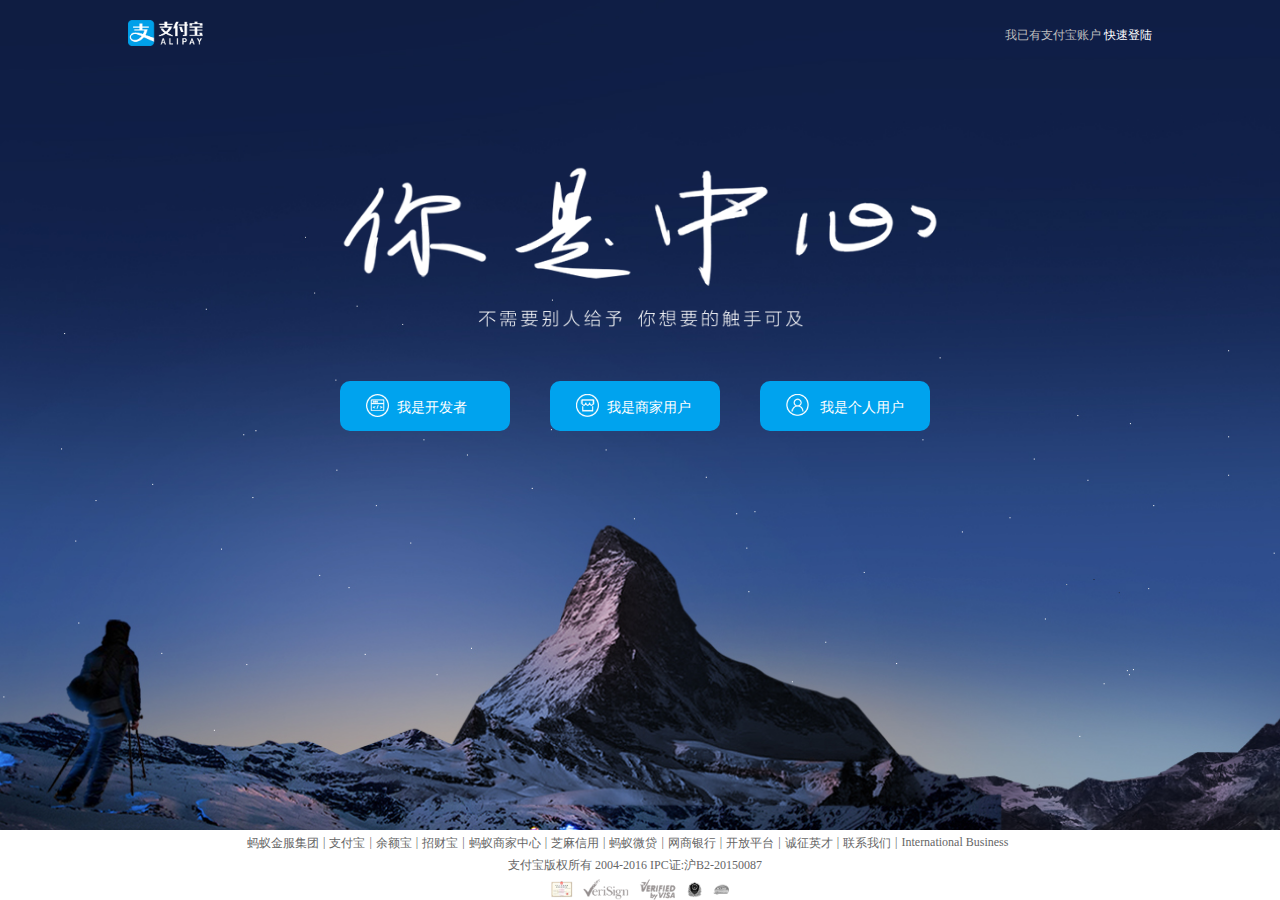
<file: index.html>
<!DOCTYPE html>
<html>
<head lang="en">
    <meta charset="UTF-8">
    <title>支付宝-第八组项目</title>
    <link rel="icon" href="favicon.ico"/>
    <link rel="stylesheet" href="css/reset.css"/>
    <link rel="stylesheet" href="css/index.css"/>
    <script src="js/animate.js"></script>
</head>
<body>
<div class="header">
    <div class="nav clearfix">
        <div class="logo fl"></div>
        <div class="login fr">
            <span>我已有支付宝账户</span>
            <a href="###">快速登陆</a>
        </div>
    </div>
</div>
<div class="content">
    <div class="bg" id="bg">
        <div class="bg1"></div>
        <div class="bg2"></div>
        <div class="bg3"></div>
    </div>
    <div class="linkbox">
        <div class="text"><img src="i/hh/indextext.png" alt="" width = "600"/></div>
        <div class="link">
            <div class="icon001"><a class="icon01" href="../developer/developer.html" target="_blank"><span class="icon1"></span><span
                    class="wenzi">我是开发者</span></a></div>
            <div class="icon002"><a class="icon02" href="../enterprise/enterprise.html" target="_blank"><span class="icon2"></span><span
                    class="wenzi">我是商家用户</span></a></div>
            <div class="icon003"><a class="icon03" href="index-geren.html" target="_blank">
                <psan class="icon3"></psan>
                <span class="wenzi">我是个人用户</span></a></div>
        </div>
    </div>
</div>
<div class="footer">
    <div class="footer00">
        <ul class="footer01 clearfix">
            <li><a href="#">蚂蚁金服集团</a></li>
            <li>|</li>
            <li><a href="#">支付宝</a></li>
            <li>|</li>
            <li><a href="#">余额宝</a></li>
            <li>|</li>
            <li><a href="#">招财宝</a></li>
            <li>|</li>
            <li><a href="#">蚂蚁商家中心</a></li>
            <li>|</li>
            <li><a href="">芝麻信用</a></li>
            <li>|</li>
            <li><a href="#">蚂蚁微贷</a></li>
            <li>|</li>
            <li><a href="#">网商银行</a></li>
            <li>|</li>
            <li><a href="#">开放平台</a></li>
            <li>|</li>
            <li><a href="#">诚征英才</a></li>
            <li>|</li>
            <li><a href="#">联系我们</a></li>
            <li>|</li>
            <li><a href="#">International Business</a></li>
        </ul>
    </div>
    <div class="footer001">
        <span>支付宝版权所有 2004-2016 IPC证:沪B2-20150087</span>
    </div>
    <div class="last">
        <ul>
            <li class="lasted00"></li>
            <li class="lasted01"></li>
            <li class="lasted02"></li>
            <li class="lasted03"></li>
            <li class="lasted04"></li>
        </ul>
    </div>
</div>
<script src="js/index-hh.js"></script>
</body>
</html>
</file>
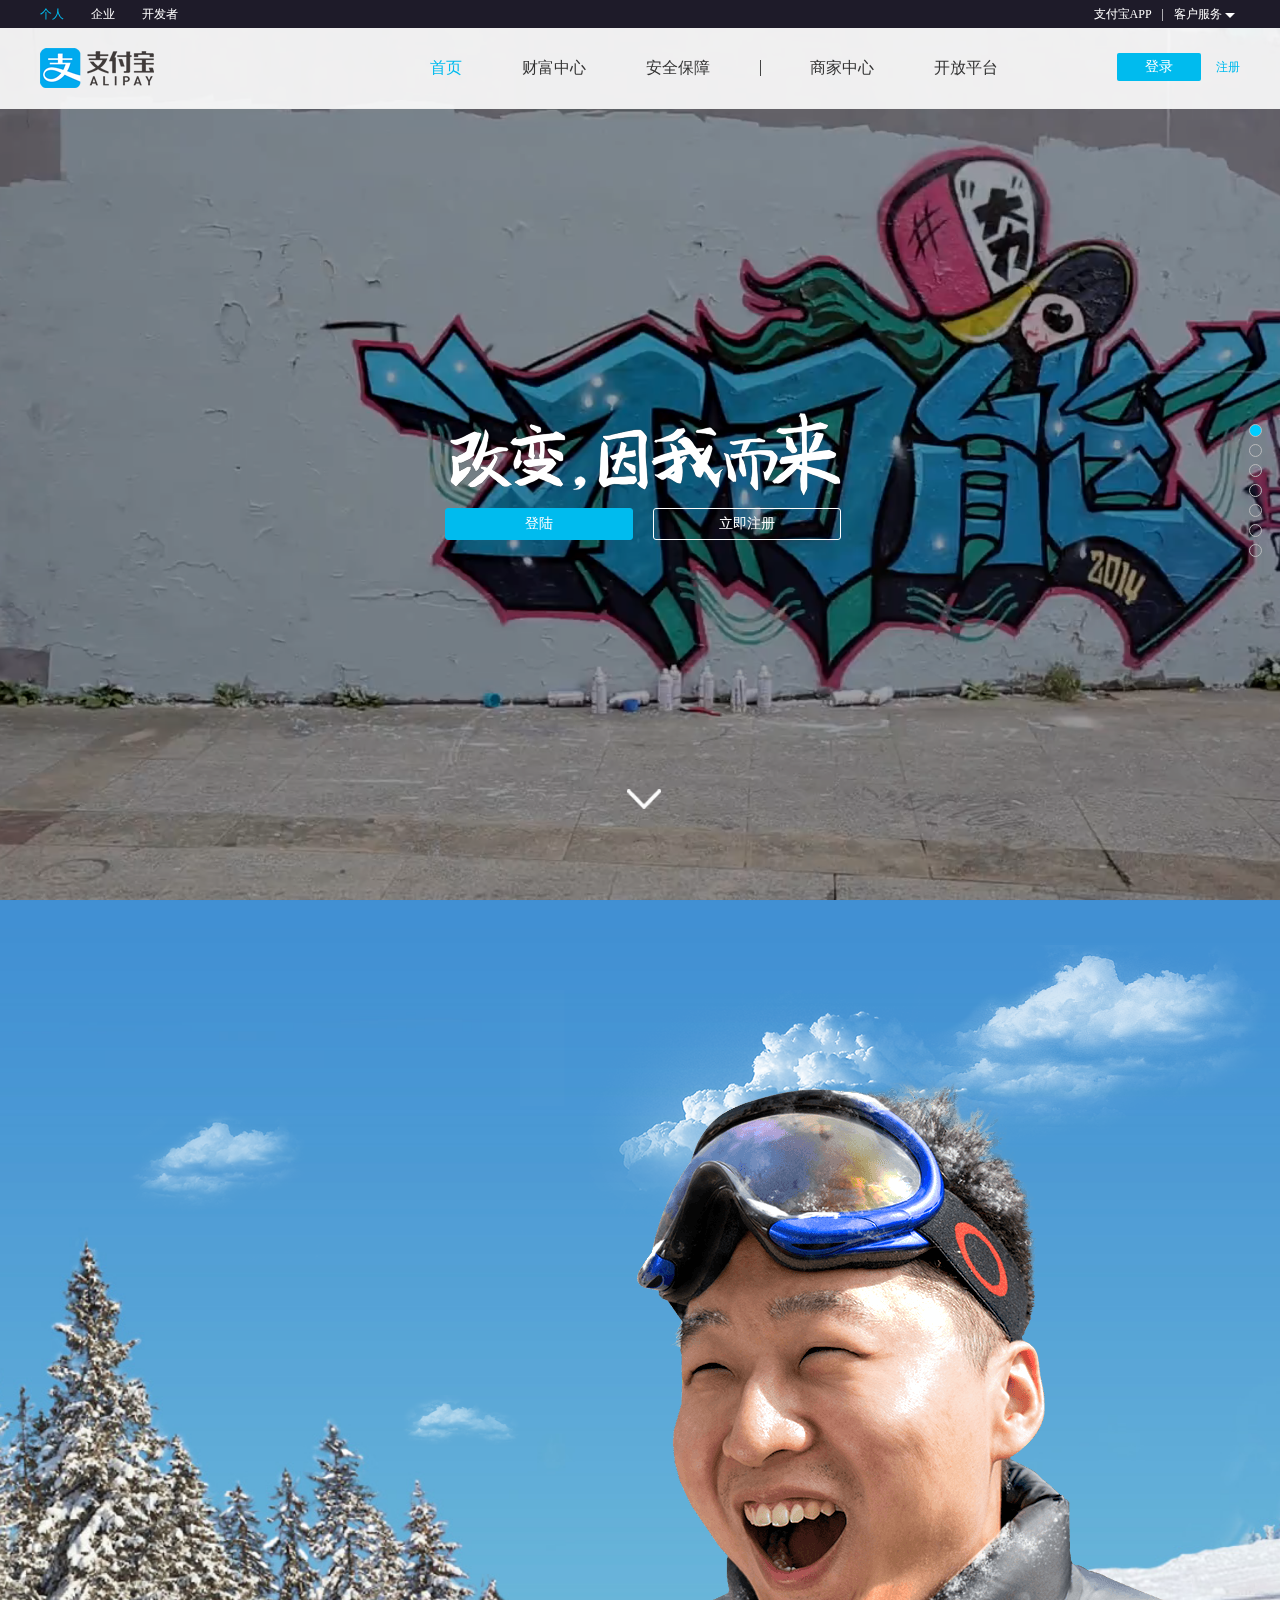
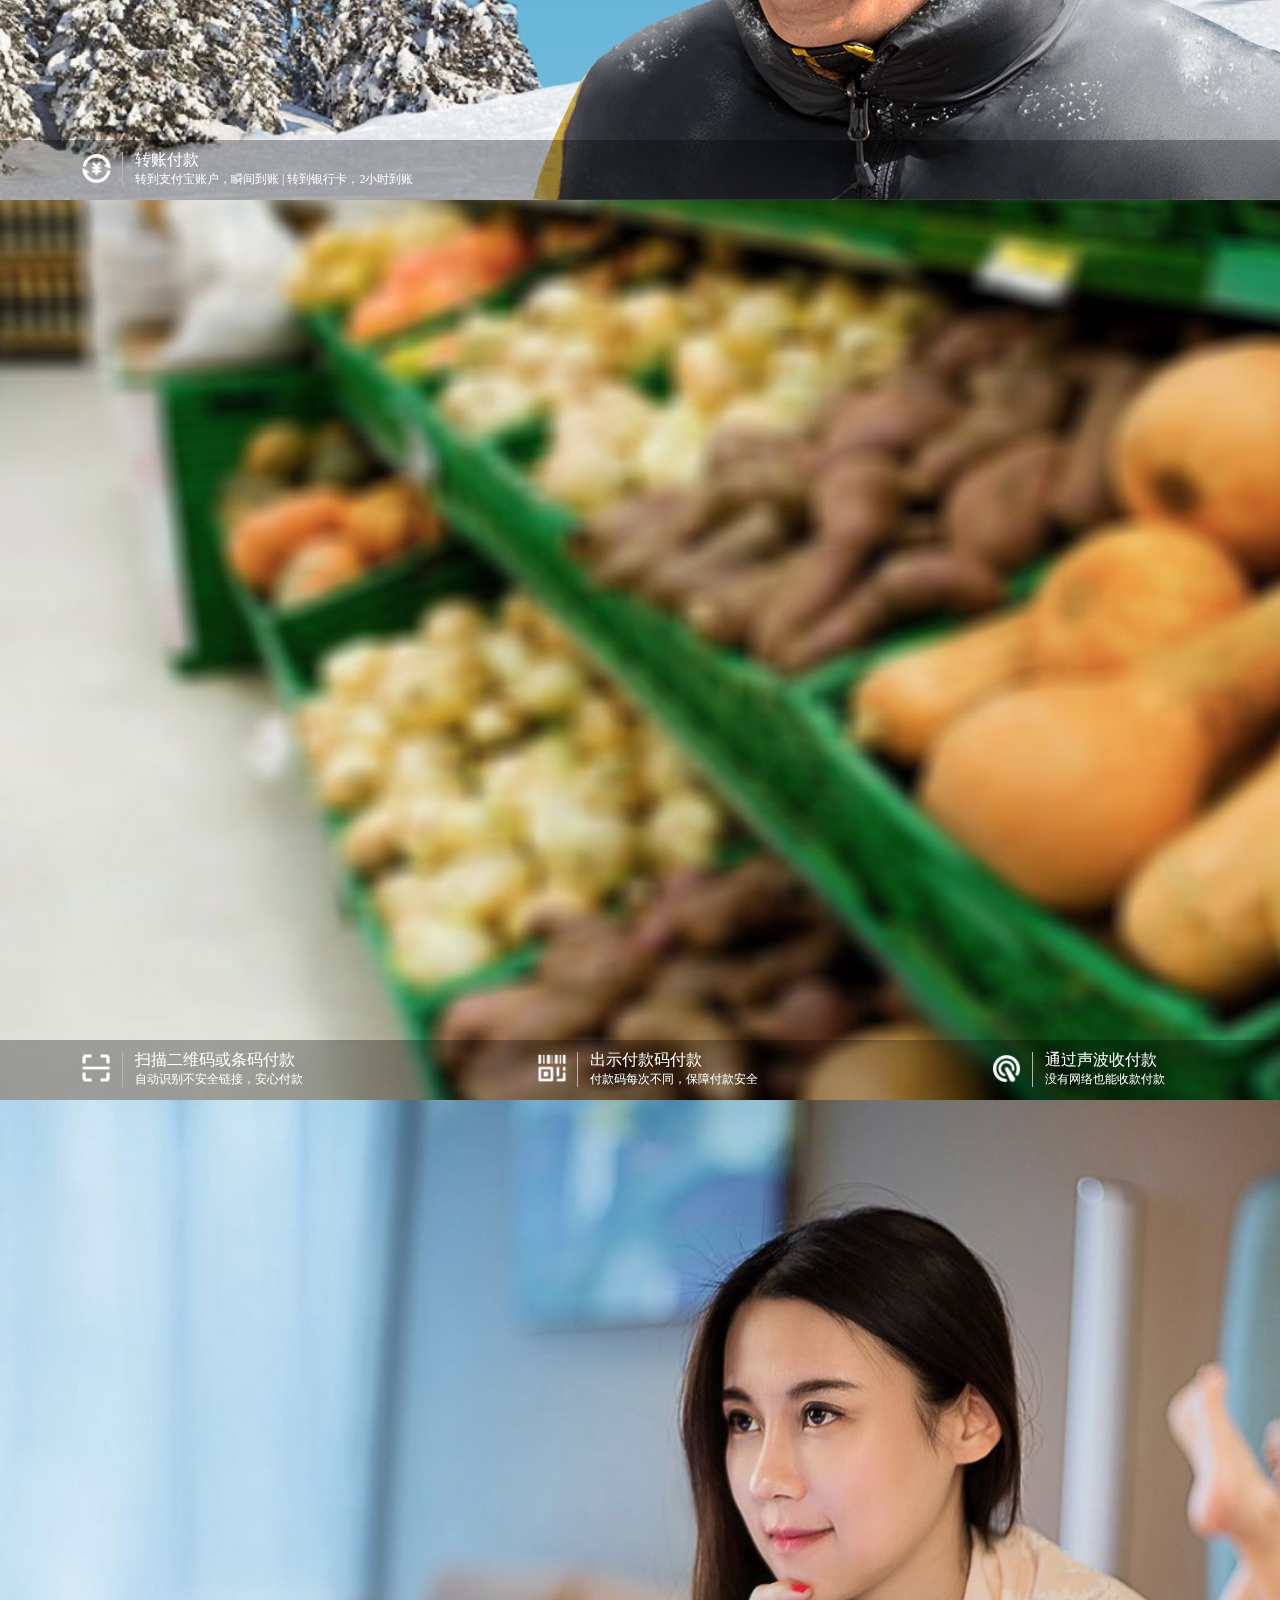
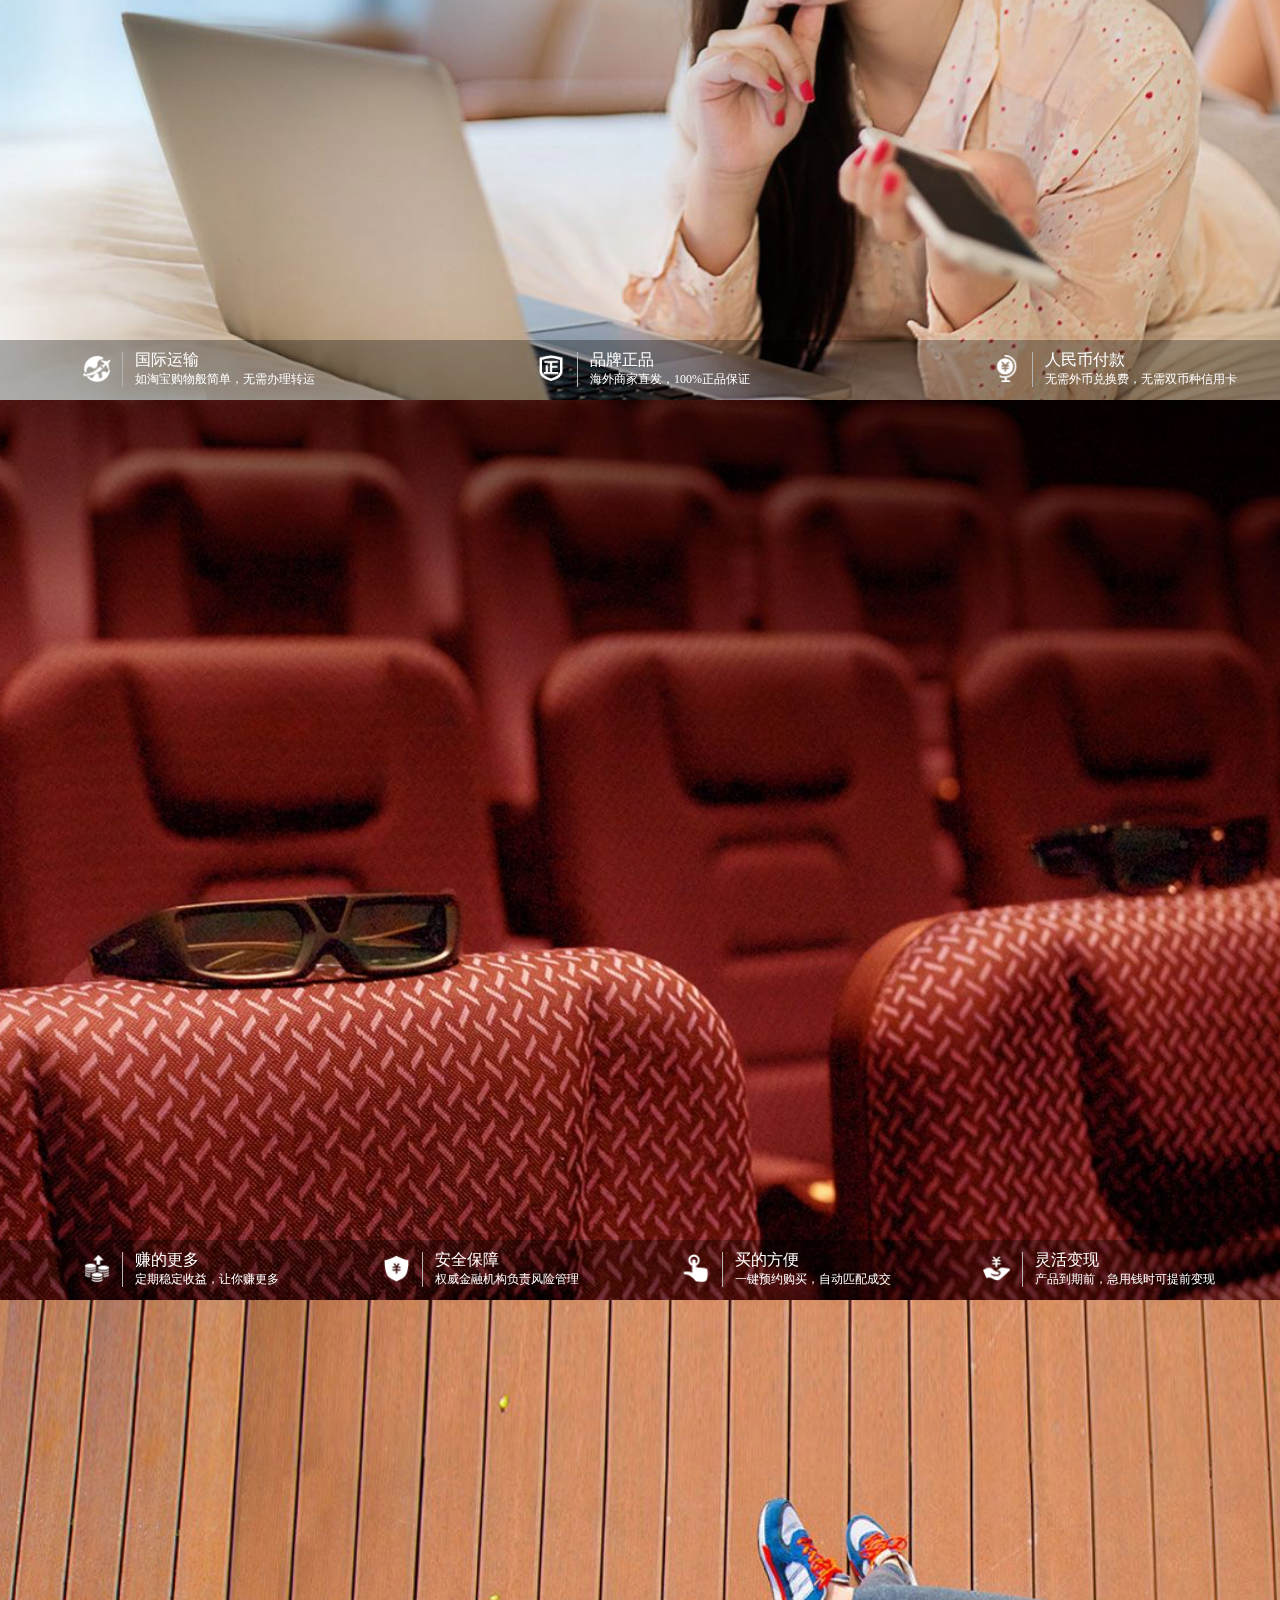
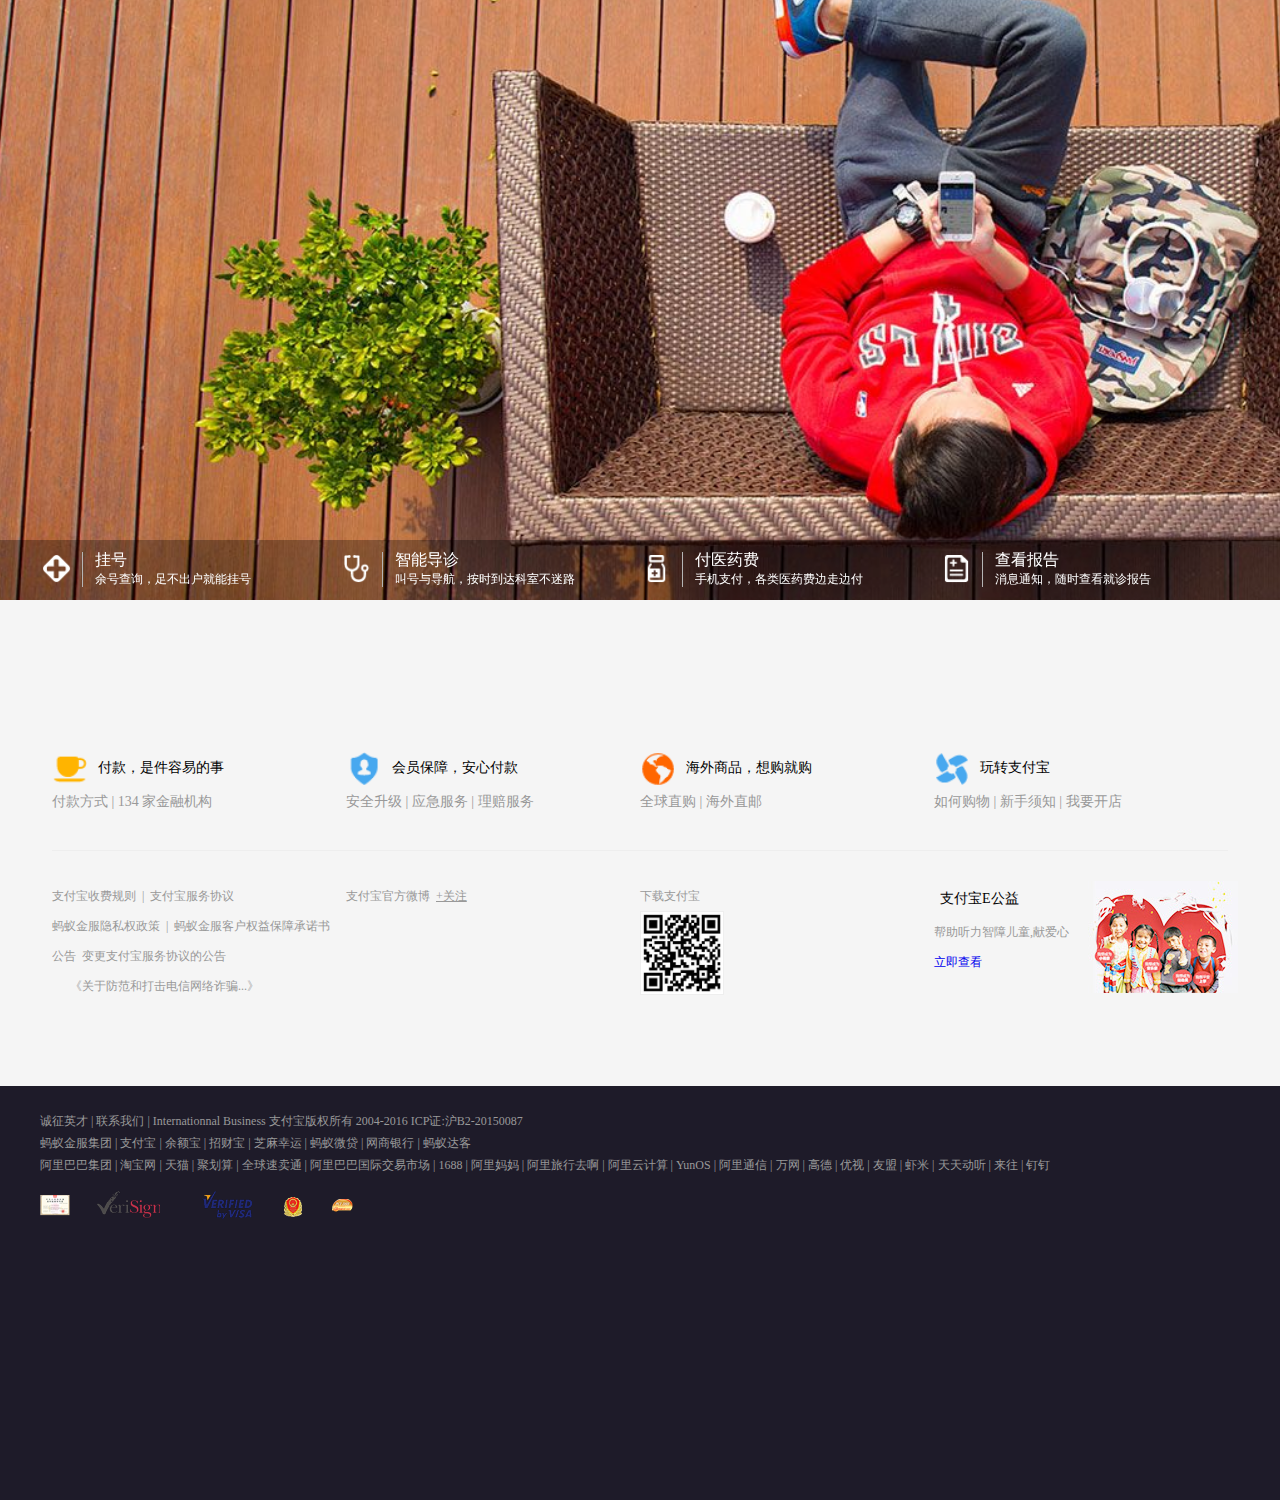
<file: index-geren.html>
<!DOCTYPE html>
<html>
<head lang="en">
    <meta charset="UTF-8">
    <title>支付宝-个人平台</title>
    <link rel="icon" href="favicon.ico"/>
    <link rel="stylesheet" href="css/reset.css"/>
    <link rel="stylesheet" href="css/index-geren-hh.css"/>
    <link rel="stylesheet" href="css/index-geren-liu.css"/>
    <script src="js/animate.js"></script>
</head>
<body>
<div id="animatebox">
    <div class="header">
        <div class="bannerone">
            <div class="w clearfix">
                <div class="fl">
                    <a href="###" class="first">个人</a>
                    <a href="../enterprise/enterprise.html" target="_blank">企业</a>
                    <a href="../developer/developer.html" target="_blank">开发者</a>
                </div>
                <div class="fr clearfix">
                    <a href="###" class="fl">支付宝APP</a>
                    <span class="fl">|</span>
                    <div class="fl last">
                        <a href="###">客户服务<s></s></a>
                        <ul>
                            <li><a href="###">服务大厅</a></li>
                            <li><a href="###">自助服务</a></li>
                            <li><a href="###">提建议</a></li>
                        </ul>
                    </div>

                </div>
            </div>
        </div>
        <div class="bannertow">
            <div class="w clearfix">
                <div class="logo fl"></div>
                <div class="nav clearfix fl">
                    <ul>
                        <li><a href="###" class="first">首页</a></li>
                        <li>
                            <a href="javascript:;" class="shownavm">财富中心</a>
                            <div class="navm">
                                <div class="closenavm"></div>
                                <ul>
                                    <li><a href="###">余额宝</a></li>
                                    <li><a href="###">招财宝</a></li>
                                    <li><a href="###">存金宝</a></li>
                                    <li><a href="###">淘理财</a></li>
                                    <li><a href="###">蚂蚁达客</a></li>
                                </ul>
                                <div class="name">财富中心</div>
                            </div>
                        </li>
                        <li>
                            <a href="javascript:;" class="shownavm">安全保障</a>
                            <div class="navm">
                                <div class="closenavm"></div>
                                <ul>
                                    <li><a href="###">安全中心</a></li>
                                    <li><a href="###">会员保障</a></li>
                                </ul>
                                <div class="name">安全保障</div>
                            </div>
                        </li><i></i>
                        <li>
                            <a href="javascript:;" class="shownavm">商家中心</a>
                            <div class="navm">
                                <div class="closenavm"></div>
                                <ul>
                                    <li><a href="###">支付宝商家</a></li>
                                    <li><a href="###">口碑商家</a></li>
                                </ul>
                                <div class="name">商家中心</div>
                            </div>
                        </li>
                        <li><a href="###">开放平台</a></li>
                    </ul>
                    <div class="navlogin fr">
                        <a href="###" class="dl">登录</a>
                        <a href="###" class="zc fr">注册</a>
                    </div>
                </div>
            </div>
        </div>
    </div>
    <div class="li li1">
        <video autoplay="autoplay">
            <source src="i/hh/shipin.mp4" type="video/mp4">
        </video>
        <div class="bg"></div>
        <div class="bgp"></div>
        <div class="login">
            <div class="text"></div>
            <div class="link clearfix">
            <a class="fl ac a1" href="###">登陆</a>
            <a class="fl ac a2" href="###">立即注册</a>
            </div>
            <a href="javascript:;" class="player"></a>
        </div>
    </div>
    <div class="li li2">
        <div class="bg1"></div>
        <div class="bg2 w">
            <img class="y1" src="i/hh/bg2-y1.png" alt=""/>
            <img class="y2" src="i/hh/bg2-y2.png" alt=""/>
            <img class="y3" src="i/hh/bg2-y3.png" alt=""/>
            <img class="y4" src="i/hh/bg2-y4.png" alt=""/>
            <img class="ren" src="i/hh/bg2-ren.png" alt=""/>
            <img class="text" src="i/hh/text2.png" alt=""/>
        </div>
        <div class="footerbar">
            <div class="w clearfix">
                <div class="product zzfk fl">
                    <i></i>
                    <div class="tips">
                        <p>转账付款</p>
                        <span>转到支付宝账户，瞬间到账 | 转到银行卡，2小时到账</span>
                    </div>
                </div>
            </div>
        </div>
    </div>
    <div class="li li3">
        <div class="bg1"></div>
        <div class="bg2 w">
            <img src="i/hh/bg3-qiang.png" alt="" class="qiang"/>
            <img src="i/hh/bg3-shou.png" alt="" class="shou"/>
            <img src="i/hh/text3.png" alt="" class="text"/>
        </div>
        <div class="footerbar">
            <div class="w clearfix">
                <div class="product smfk fl">
                    <i></i>
                    <div class="tips">
                        <p>扫描二维码或条码付款</p>
                        <span>自动识别不安全链接，安心付款</span>
                    </div>
                </div>
                <div class="product fkmfk fl">
                    <i></i>
                    <div class="tips">
                        <p>出示付款码付款</p>
                        <span>付款码每次不同，保障付款安全</span>
                    </div>
                </div>
                <div class="product sbfk fl">
                    <i></i>
                    <div class="tips">
                        <p>通过声波收付款</p>
                        <span>没有网络也能收款付款</span>
                    </div>
                </div>
            </div>
        </div>
    </div>
    <div class="li li4">
        <div class="bg1"></div>
        <div class="bg2 w">
            <img src="i/hh/text4.png" alt="" class="text"/>
        </div>
        <div class="footerbar">
            <div class="w clearfix">
                <div class="product gjys fl">
                    <i></i>
                    <div class="tips">
                        <p>国际运输</p>
                        <span>如淘宝购物般简单，无需办理转运</span>
                    </div>
                </div>
                <div class="product ppzp fl">
                    <i></i>
                    <div class="tips">
                        <p>品牌正品</p>
                        <span>海外商家直发，100%正品保证</span>
                    </div>
                </div>
                <div class="product rmb fl">
                    <i></i>
                    <div class="tips">
                        <p>人民币付款</p>
                        <span>无需外币兑换费，无需双币种信用卡</span>
                    </div>
                </div>
            </div>
        </div>
    </div>
    <div class="li li5">
        <div class="bg1">
            <div class="bg1 bg1_1"></div>
        </div>
        <div class="bg2 w">
            <img src="i/hh/text5.png" alt="" class="text"/>
        </div>
        <div class="footerbar">
            <div class="w clearfix">
                <div class="product zdgd fl">
                    <i></i>
                    <div class="tips">
                        <p>赚的更多</p>
                        <span>定期稳定收益，让你赚更多</span>
                    </div>
                </div>
                <div class="product aqbz fl">
                    <i></i>
                    <div class="tips">
                        <p>安全保障</p>
                        <span>权威金融机构负责风险管理</span>
                    </div>
                </div>
                <div class="product mdfb fl">
                    <i></i>
                    <div class="tips">
                        <p>买的方便</p>
                        <span>一键预约购买，自动匹配成交</span>
                    </div>
                </div>
                <div class="product lhbx fl">
                    <i></i>
                    <div class="tips">
                        <p>灵活变现</p>
                        <span>产品到期前，急用钱时可提前变现</span>
                    </div>
                </div>
            </div>
        </div>
    </div>
    <div class="li li6">
        <div class="bg1"></div>
        <div class="bg2 w">
            <img src="i/hh/text6.png" alt="" class="text"/>
        </div>
        <div class="footerbar">
            <div class="w clearfix">
                <div class="product gh fl">
                    <i></i>
                    <div class="tips">
                        <p>挂号</p>
                        <span>余号查询，足不出户就能挂号</span>
                    </div>
                </div>
                <div class="product zndz fl">
                    <i></i>
                    <div class="tips">
                        <p>智能导诊</p>
                        <span>叫号与导航，按时到达科室不迷路</span>
                    </div>
                </div>
                <div class="product fyyf fl">
                    <i></i>
                    <div class="tips">
                        <p>付医药费</p>
                        <span>手机支付，各类医药费边走边付</span>
                    </div>
                </div>
                <div class="product ckbg fl">
                    <i></i>
                    <div class="tips">
                        <p>查看报告</p>
                        <span>消息通知，随时查看就诊报告</span>
                    </div>
                </div>
            </div>
        </div>
    </div>
    <div class="li li7">
        <div class="liu-foot" id="liu-last">
            <div class="liu-foot-banxin">
                <ul class="first">
                    <li>
                        <div>
                            <img src="i/hh/foot001.png" alt="">
                            <span>付款，是件容易的事</span>
                        </div>
                        <div>付款方式&nbsp;|&nbsp;134 家金融机构</div>
                    </li>
                    <li>
                        <div><img src="i/hh/foot002.png" alt="">
                            <span>会员保障，安心付款</span></div>
                        <div>安全升级&nbsp;|&nbsp;应急服务&nbsp;|&nbsp;理赔服务</div>
                    </li>
                    <li>
                        <div><img src="i/hh/foot003.png" alt="">
                            <span>海外商品，想购就购</span></div>
                        <div>全球直购&nbsp;|&nbsp;海外直邮</div>
                    </li>
                    <li>
                        <div><img src="i/hh/foot004.png" alt="">
                            <span>玩转支付宝</span></div>
                        <div>如何购物&nbsp;|&nbsp;新手须知&nbsp;|&nbsp;我要开店</div>
                    </li>
                </ul>
                <ul class="second">
                    <li>
                        <div>支付宝收费规则&nbsp;&nbsp;|&nbsp;&nbsp;支付宝服务协议</div>
                        <div>蚂蚁金服隐私权政策&nbsp;&nbsp;|&nbsp;&nbsp;蚂蚁金服客户权益保障承诺书</div>
                        <div>公告&nbsp;&nbsp;变更支付宝服务协议的公告</div>
                        <div>&nbsp;&nbsp;&nbsp;&nbsp;&nbsp;&nbsp;《关于防范和打击电信网络诈骗...》</div>
                    </li>
                    <li>
                        <div>
                            支付宝官方微博&nbsp;
                            <ins>+关注</ins>
                            <!-- <u>+关注</u> -->

                        </div>
                    </li>
                    <li>
                        <div>下载支付宝</div>
                        <div><img class="二维码" src="i/hh/二维码.jpg" alt=""></div>
                    </li>
                    <li id="E公益" class="clearfix">
                        <div id="E公益-l">
                            <span>支付宝E公益</span>
                            <div>帮助听力智障儿童,献爱心</div>
                            <div><a href="###">立即查看</a></div>
                        </div>
                        <div id="E公益-r">
                            <img src="i/hh/E公益.jpg" alt=""></div>
                    </li>
                </ul>
            </div>
        </div>
        <div class="liu-shoes">
            <div class="liu-shoes-banxin">
                <div>诚征英才&nbsp;|&nbsp;联系我们&nbsp;|&nbsp;Internationnal&nbsp;Business&nbsp;支付宝版权所有&nbsp;2004-2016&nbsp;ICP证:沪B2-20150087
                </div>
                <div>蚂蚁金服集团&nbsp;|&nbsp;支付宝&nbsp;|&nbsp;余额宝&nbsp;|&nbsp;招财宝&nbsp;|&nbsp;芝麻幸运&nbsp;|&nbsp;蚂蚁微贷&nbsp;|&nbsp;网商银行&nbsp;|&nbsp;蚂蚁达客</div>
                <div>阿里巴巴集团&nbsp;|&nbsp;淘宝网&nbsp;|&nbsp;天猫&nbsp;|&nbsp;聚划算&nbsp;|&nbsp;全球速卖通&nbsp;|&nbsp;阿里巴巴国际交易市场&nbsp;|&nbsp;1688&nbsp;|&nbsp;阿里妈妈&nbsp;|&nbsp;阿里旅行去啊&nbsp;|&nbsp;阿里云计算&nbsp;|&nbsp;YunOS&nbsp;|&nbsp;阿里通信&nbsp;|&nbsp;万网&nbsp;|&nbsp;高德&nbsp;|&nbsp;优视&nbsp;|&nbsp;友盟&nbsp;|&nbsp;虾米&nbsp;|&nbsp;天天动听&nbsp;|&nbsp;来往&nbsp;|&nbsp;钉钉</div>
                <div>
                    <ul id="tread">
                        <li class="sole1"></li>
                        <li class="sole2"></li>
                        <li class="sole3"></li>
                        <li class="sole4"></li>
                        <li class="sole5"></li>
                    </ul>
                </div>
            </div>
        </div>
    </div>
    <div class="ol">
        <ol>
            <li></li>
            <li></li>
            <li></li>
            <li></li>
            <li></li>
            <li></li>
            <li></li>
        </ol>
    </div>
    <div class="xiala"></div>
</div>
<script src="js/jquery-1.12.2.js"></script>
<script src="js/index-geren-hh-jq.js"></script>
</body>
</html>
</file>
<file: css/index.css>
@charset "utf-8";
.html,.body{
    width: 100%;
    height: 100%;
    overflow: hidden;
}
.header{
    width: 100%;
    margin-top: 20px;
    position: relative;
    z-index: 100;
}
.header .nav{
    width: 80%;
    margin: 0 auto;
    height: 30px;
}
.header .logo{
    width: 75px;
    height: 30px;
    background: url("../i/hh/indexlogo.png") no-repeat;
    background-size: 75px;
}
.header .login span{
    font: 12px/30px "微软雅黑";
    color: #BFBFBF;
}
.header .login a{
    font: 12px/30px "微软雅黑";
    color: #ffffff;
}
.header .login a:hover{
    color: #00BBEE;
}
.content{
    position: absolute;
    width: 100%;
    min-height: 500px;
    top: 0;
    bottom: 70px;
    left: 0;
}
.content .bg{
    width: 100%;
    height: 100%;
}
.content .bg div{
    position: absolute;
    top: 0;
    left: 0;
    width: 100%;
    height: 100%;
    background-size: cover;
}
.content .bg1{
    background: url("../i/hh/indexbg-3.jpg") center center no-repeat;
    opacity: 1;
}
.content .bg2{
    background: url("../i/hh/indexbg-2.jpg") center center no-repeat;
    opacity: 0;
}
.content .bg3{
    background: url("../i/hh/indexbg-1.jpg") center center no-repeat;
    opacity: 0;
}
.content .linkbox{
    position: absolute;
    left: 50%;
    top: 20%;
    height: 270px;
    width: 600px;
    margin-left: -300px;
}
.content .link{
    margin-top: 50px;
    width: 100%;
    height: 50px;
}
.icon001{
    display: inline-block;
    height: 50px;
    width: 170px;
    border-radius: 10px;
    background: #00a3ee;
    position: absolute;
}
.icon002{
    display: inline-block;
    height: 50px;
    width: 170px;
    border-radius: 10px;
    background: #00a3ee;
    position: absolute;
    left: 210px;
}
.icon003{
    display: inline-block;
    height: 50px;
    width: 170px;
    border-radius: 10px;
    background: #00a3ee;
    position: absolute;
    left: 420px;
}
.icon001:hover{
    background: #00bbee;
}
.icon002:hover{
    background: #00bbee;
}
.icon003:hover{
    background: #00bbee;
}
.content .link .icon01{
    height: 50px;
    width: 170px;
    display: inline-block;
    line-height: 40px;

}
.content .link .icon02{
    height: 50px;
    width: 170px;
    display: inline-block;
    line-height: 40px;
}
.content .link .icon03{
    height: 50px;
    width: 170px;
    display: inline-block;
    line-height: 40px;
}
.icon01 .icon1{
    display: inline-block;
    height: 35px;
    width: 35px;
    background: url("../i/hh/index开发者.png") center center no-repeat;
    background-size: 23px;
    line-height: 50px;
    position: relative;
    left: 20px;
    top: 7px;
}
.icon02 .icon2{
    display: inline-block;
    height: 35px;
    width: 35px;
    background: url("../i/hh/index商家.png") center center no-repeat;
    background-size: 23px;
    line-height: 50px;
    position: relative;
    left: 20px;
    top: 7px;
}
.icon03 .icon3{
    display: inline-block;
    height: 35px;
    width: 35px;
    background: url("../i/hh/index个人.png") center center no-repeat;
    background-size: 23px;
    line-height: 50px;
    position: relative;
    left: 20px;
    top: 7px;
}
.wenzi{
    color: #fff;
    font: 400 14px/14px "微软雅黑";
    position: relative;
    left: 22px;
    bottom:4px;
}
.footer{
    position: fixed;
    bottom: 0;
    left: 0;
    height: 70px;
    width: 100%;
    overflow: hidden;
    background-color: #ffffff;
    z-index: 8;
}
.footer00{
    width: 794px;
    margin: 5px auto;
}
.footer01 li{
    float: left;
    color: #666;
    font: 400 12px "微软雅黑";
    margin-left: 4px;
}
.footer01 li a{
    color: #666;
}
.footer001{
    width: 264px;
    margin: 5px auto;
    color: #666;
}
.last{
    width: 270px;
    margin: 0 auto;
    transform: scale(.7,.7);
}
.last ul li{
    display: inline-block;
    float: left;
    margin: 0 8px;
}
.lasted00{
    height: 30px;
    width: 30px;
    background: url("../i/hh/jinglingtu.png") -2px -69px;
}
.lasted01{
    height: 30px;
    width: 64px;
    background: url("../i/hh/jinglingtu.png") -69px -20px;
}
.lasted02{
    height: 30px;
    width: 52px;
    background: url("../i/hh/jinglingtu.png") -149px -21px;
}
.lasted03{
    height: 30px;
    width: 22px;
    background: url("../i/hh/jinglingtu.png") -230px -22px;
}
.lasted04{
    height: 30px;
    width: 22px;
    background: url("../i/hh/jinglingtu.png") -393px -23px;
}
.lasted00:hover{
    height: 30px;
    width: 30px;
    background: url("../i/hh/jinglingtu.png") -4px -24px;
}
.lasted01:hover{
    height: 30px;
    width: 64px;
    background: url("../i/hh/jinglingtu.png") -67px -65px;
}
.lasted02:hover{
    height: 30px;
    width: 52px;
    background: url("../i/hh/jinglingtu.png") -147px -66px;
}
.lasted03:hover{
    height: 30px;
    width: 22px;
    background: url("../i/hh/jinglingtu.png") -228px -67px;
}
.lasted04:hover{
    height: 30px;
    width: 22px;
    background: url("../i/hh/jinglingtu.png") -393px -63px;
}
</file>
<file: css/index-geren-liu.css>
@charset "UTF-8";
 li{
  list-style:none;
 }
 #liu-last{
  padding-top: 108px;
 }
 .liu-foot{
  width: 100%;
  background-color: #f5f5f5;
 }
 .liu-foot-banxin{
  width: 1176px;
  margin: 0 auto;
  height: 378px;
  padding-left: 12px;
  padding-right: 12px;
 }
 .liu-foot-banxin li{
  float:left;
  width: 294px;
 }
 .liu-foot-banxin .first{
  height: 58px;
  padding-top: 42px;
  padding-bottom: 42px;
  border-bottom: 1px solid #EEE;
 }
 .liu-foot-banxin .first img{
  width: 36px;
  height: 36px;
  vertical-align: middle;
 }
 .liu-foot-banxin span{
  display: inline-block;
  font: 14px/36px "微软雅黑" ;
  margin-left: 6px;
  color: #000;
 }
 .liu-foot-banxin  .first div{
  font: 400 14px/30px "微软雅黑";
  color: #999;
 }
 .liu-foot-banxin .second{
  height: 112px;
  margin-top: 30px;
 }

 .liu-foot-banxin .second div{
  font: 400 12px/30px "微软雅黑";
  color: #999;
 }
 .liu-foot-banxin .second  .二维码 {
  width: 82px;
  height: 82px;
  border: 1px solid #EEE;
 }

 #E公益-l{
  float:left;
 }
 #E公益-r{
  float: right;
  width: 140px;
  height: 112px;
 }

 .liu-shoes{
  width: 100%;
  height: 100%;
  background-color: #1E1B29;
 }
 .liu-shoes-banxin{
  width: 1200px;
  margin:0 auto;
  color: #999;
  font: 400 12px/22px "微软雅黑";
  padding-top: 24px;
 }
 #tread{
  margin-top: 15px;
  position: relative;
  height: 30px;
 }
 .sole1{
  position: absolute;
  left: 0;
  top: 4px;
  width: 30px;
  height: 22px;
  background-image: url("../i/hh/jinglingtu.png");
  background-repeat: no-repeat;
  background-position: -2px -74px;
 }
 .sole2{
  position: absolute;
  left: 56px;
  top: 0;
  width: 64px;
  height: 30px;
  background-image: url("../i/hh/jinglingtu.png");
  background-repeat: no-repeat;
  background-position: -66px -66px;
 }
 .sole3{
  position: absolute;
  left: 162px;
  top: 0;
  width: 50px;
  height: 28px;
  background-image: url("../i/hh/jinglingtu.png");
  background-repeat: no-repeat;
  background-position: -148px -66px;
 }
 .sole4{
  position: absolute;
  left: 244px;
  top: 6px;
  width: 18px;
  height: 20px;
  background-image: url("../i/hh/jinglingtu.png");
  background-repeat: no-repeat;
  background-position: -230px -72px;
 }
 .sole5{
  position: absolute;
  left: 292px;
  top: 8px;
  width: 22px;
  height: 14px;
  background-image: url("../i/hh/jinglingtu.png");
  background-repeat: no-repeat;
  background-position: -394px -72px;
 }
</file>
<file: css/index-geren-hh.css>
@charset "utf-8";
html, body, #animatebox, .li {
    width: 100%;
    height: 100%;
}

html {
    overflow: hidden;
}

.header {
    position: fixed;
    top: 0;
    left: 0;
    width: 100%;
    height: 108px;
    z-index: 1;
}

.bannerone {
    height: 28px;
    width: 100%;
    background-color: #1E1B29;
}

.bannerone .fr {
    position: relative;
}

.bannerone a {
    margin: 0px 12px;
    font: 12px/28px "微软雅黑";
    color: #ffffff;
}

.bannerone .fl .first {
    margin-left: 0px;
    color: #00BBEE;
}

.bannerone a:hover {
    color: #00BBEE;
}

.bannerone .fr a {
    margin: 0 10px;
}

.bannerone .fr span {
    display: block;
    color: #ffffff;
    font: 12px/28px "微软雅黑";;
    margin: 0 0px;
}

.bannerone .fr .last {
    display: inline-block;
    height: 22px;
    margin: 6px 5px 0 10px;
}

.bannerone .fr .last a {
    line-height: 16px;
    margin: 0;
}

.bannerone .fr s {
    margin-left: 3px;
    display: inline-block;
    border-width: 5px 5px 0 5px;
    border-color: #ffffff rgba(0, 0, 0, 0) rgba(0, 0, 0, 0) rgba(0, 0, 0, 0);
    border-style: solid;
    transition: 0.5s all;
}

.bannerone .fr .last:hover s {
    transform: rotateZ(180deg);
    transition: 0.5s all;
}

.bannerone .fr .last ul {
    position: absolute;
    top: 28px;
    right: 0;
    height: 90px;
    width: 80px;
    padding-top: 4px;
    background-color: #fff;
    border: 1px solid #F0F1F2;
    border-top: none;
    display: none;
}

.bannerone .fr .last ul a {
    display: block;
    height: 28px;
    width: 80px;
    font: 12px/28px "微软雅黑";
    color: #5E5E5E;
    text-align: center;
}

.bannerone .fr .last ul a:hover {
    color: #00BBEE;
}

.bannerone .fr .last:hover ul {
    display: block;
}

.bannertow {
    height: 80px;
    width: 100%;
    border-bottom: 1px #eeeeee solid;
    background-color: rgba(255, 255, 255, .9);
}

.bannertow .logo {
    margin-top: 20px;
    height: 40px;
    width: 114px;
    background: url("../i/hh/logo.png") no-repeat;
}

.bannertow .nav {
    height: 80px;
    width: 840px;
    margin-left: 246px;
}

.bannertow .nav > ul > li {
    position: relative;
    float: left;
    height: 80px;
}

.bannertow .nav > ul > li > a {
    padding: 0 30px;
    font: 16px/80px "微软雅黑";
    color: #333333;
}

.bannertow .nav > ul > li > a:hover, .bannertow .nav > ul > li > .first {
    color: #00bbee;
}

.bannertow .nav .navlogin {
    margin-top: 25px;
    text-align: center;
    height: 28px;
    width: 138px;
}

.bannertow .nav .dl {
    display: inline-block;
    width: 84px;
    background-color: #00bbee;
    font: 14px/28px "微软雅黑";
    color: #ffffff;
    border-radius: 2px;
}

.bannertow .nav .dl:hover {
    background-color: #00a3d2;
}

.bannertow .nav .zc {
    font: 12px/28px "微软雅黑";
    color: #00bbee;
}

.bannertow .nav i {
    float: left;
    height: 16px;
    width: 1px;
    margin-top: 32px;
    margin-left: 20px;
    margin-right: 19px;
    background-color: #444;
}

.bannertow .nav .navm {
    display: none;
    position: absolute;
    left: -5px;
    top: 0;
    width: 100%;
    padding: 0 5px;
    text-align: center;
    background-color: #fff;
    box-shadow: 0 0 2px rgba(128, 128, 128, 0.5);
}

.bannertow .nav .navm .closenavm {
    height: 80px;
    width: 100%;
    background: url("../i/hh/close.png") center center no-repeat;
    background-size: 26px;
    cursor: pointer;
}

.bannertow .nav .navm ul {
    width: 100%;
    padding-bottom: 15px;
}

.bannertow .nav .navm li {
    width: 100%;
}

.bannertow .nav .navm li a {
    display: block;
    font: 14px/28px "微软雅黑";
    color: #333;
    padding: 0 5px;
    margin: 0 -5px;
}

.bannertow .nav .navm li a:hover {
    color: #ffffff;
    background-color: #00bbee;
}

.bannertow .nav .navm .name {
    height: 80px;
    width: 100%;
    font: 16px/80px "微软雅黑";
    border-top: 1px solid #eeeeee;
    color: #999;
}

.li {
    overflow: hidden;
    position: relative;
}

.li .footerbar {
    position: absolute;
    bottom: 0;
    width: 100%;
    height: 60px;
    background-color: rgba(0, 0, 0, .3);
}

.li .footerbar .w {
    height: 48px;
    padding-top: 12px;
}

.product {
    position: relative;
    height: 36px;
}

.product i {
    position: absolute;
    top: 0;
    left: 0;
    height: 32px;
    width: 32px;
    background-position: center center;
    background-repeat: no-repeat;
    background-size: 31px;
}

.product .tips {
    margin-left: 42px;
    border-left: 1px solid #b5b5b5;
    padding-left: 12px;
}

.product .tips p {
    font: 16px/16px "微软雅黑";
    color: #ffffff;
}

.product .tips span {
    display: inline-block;
    font: 12px/12px "微软雅黑";
    color: #ffffff;
    margin-top: 5px;
}

.product.zzfk, .product.smfk, .product.gjys, .product.zdgd, .pro.gh {
    margin-left: 40px;
}

.product.smfk, .product.fkmfk, .product.gjys, .product.ppzp {
    width: 455px;
}

.product.sbfk, .product.rmb, .product.lhbx, .product.ckbg {
    width: 250px;
}

.product.zdgd, .product.aqbz, .product.mdfb, .product.gh, .product.zndz, .product.fyyf {
    width: 300px;
}

.zzfk i {
    background-image: url(../i/hh/转账.png);
}

.smfk i {
    background-image: url(../i/hh/扫描.png);
    background-size: 36px;
}

.fkmfk i {
    background-image: url(../i/hh/付款码.png);
}

.sbfk i {
    background-image: url(../i/hh/商家声波支付.png);
}

.gjys i {
    background-image: url(../i/hh/国际运输.png);
}

.ppzp i {
    background-image: url(../i/hh/icon正品.png);
    background-size: 26px;
}

.rmb i {
    background-image: url(../i/hh/人民币付款.png);
}

.zdgd i {
    background-image: url(../i/hh/赚多.png);
}

.aqbz i {
    background-image: url(../i/hh/安全保障.png);
}

.mdfb i {
    background-image: url(../i/hh/一键购买.png);
}

.lhbx i {
    background-image: url(../i/hh/变现.png);
}

.gh i {
    background-image: url(../i/hh/挂号.png);
}

.zndz i {
    background-image: url(../i/hh/智能导诊.png);
}

.fyyf i {
    background-image: url(../i/hh/付医药费.png);
}

.ckbg i {
    background-image: url(../i/hh/查看报告.png);
}

.ol li {
    width: 11px;
    height: 11px;
    margin: 7px 0;
    border-radius: 50%;
    border: 1px solid #BBBBBC;
    cursor: pointer;
}

.ol {
    width: 11px;
    height: 133px;
    position: fixed;
    right: 20px;
    top: 50%;
    margin-top: -33px;
}

.xiala {
    width: 36px;
    height: 36px;
    position: fixed;
    bottom: 83px;
    left: 50%;
    margin-left: -14px;
    background: url(../i/hh/下拉.png) no-repeat;
    cursor: pointer;
}

.video {
    width: 100%;
    height: 100%;
    overflow: hidden;
    position: absolute;
    top: 0;
    left: 0;
}

video {
    padding: 0;
    margin: 0;
    width: 100%;
    height: 100%;
    object-fit: cover;
    display: block;
}

.li1 img, .li2 img, .li3 img, .li4 img, .li5 img, .li6 img {
    position: absolute;
}

.li .bg, .li .bg1 {
    left: 0;
    top: 0;
    position: absolute;
    height: 100%;
    width: 100%;
}

.li .bg2 {
    position: relative;
    height: 100%;
}

.li1 .bg {
    background: url("../i/hh/bg1.jpg") center center no-repeat;
    background-size: cover;
    display: none;
}

.li1 .bgp {
    position: absolute;
    width: 100%;
    height: 100%;
    left: 0;
    top: 0;
    background-color: #000000;
    opacity: 0.35;
}

.li1 .login {
    position: absolute;
    left: 50%;
    top: 50%;
    margin-left: -195px;
    margin-top: -40px;
    width: 420px;
    height: 200px;
}

.li1 .login .text {
    width: 420px;
    height: 88px;
    margin-bottom: 10px;
    background: url("../i/hh/text1.png") -10px 0 no-repeat;
}

.li1 .login .fl {
    width: 186px;
    height: 30px;
    border-radius: 3px;
    background-color: #00bbee;
    font: 14px/30px "微软雅黑";
    color: #ffffff;
    border: 1px solid #ffffff;
}

.li1 .login .a1 {
    margin-right: 20px;
    border-color: #00bbee;
}

.li1 .login .a1:hover {
    background-color: #00a3d2;
    border-color: #00a3d2;
}

.li1 .login .a2 {
    background-color: rgba(0, 0, 0, 0);
}

.li1 .player {
    position: absolute;
    display: none;
    right: -40px;
    top: 35px;
    height: 36px;
    width: 36px;
    background: url("../i/hh/playbutton.png") no-repeat;
    background-size: 92%;
}

.li2 .bg1 {
    background: url("../i/hh/bg2.jpg") center center no-repeat;
    background-size: cover;
    transform: scale(1.02, 1.02);
    transition: 0.1s all;
}

.animate .li2 .bg1 {
    transform: scale(1, 1);
    transition: 3s;
}

.li2 .bg2 .ren {
    left: 50%;
    margin-left: -120px;
    bottom: 0;
}

.li2 .bg2 .y1 {
    right: -5%;
    top: 5%;
    width: 400px;
}

.li2 .bg2 .y2 {
    width: 224px;
    left: 5%;
    top: 150px;
}

.li2 .bg2 .y3 {
    width: 600px;
    right: 10%;
    top: 10%;
}

.li2 .bg2 .y4 {
    left: 30%;
    top: 55%;
    width: 120px;
}

.li2 .bg2 .text {
    left: 18%;
    top: 35%;
    width: 315px;
    opacity: 0;
    transition: 0.1s opacity;
}

.animate .li2 .bg2 .text {
    opacity: 1;
    transition: opacity 2s;
}

.li3 .bg1 {
    background: url("../i/hh/bg3.jpg") center center no-repeat;
    background-size: cover;
}

.li3 .bg2 .qiang {
    top: -440px;
    left: -500px;
    transition: .1s all;
}

.animate .li3 .bg2 .qiang {
    left: 2%;
    top: -100px;
    width: 500px;
    transition: .5s .5s all;
}

.li3 .bg2 .shou {
    left: 50%;
    top: 100%;
    transtion: .1s all;
}

.animate .li3 .bg2 .shou {
    left: 12%;
    top: 460px;
    width: 1600px;
    transition: .5s all;
}

.li3 .bg2 .text {
    opacity: 0;
    left: 50%;
    top: 300px;
    width: 345px;
    transition: .1s all;
}

.animate .li3 .bg2 .text {
    opacity: 1;
    transition: 1s 1.2s all;
}

.li4 .bg1 {
    background: url("../i/hh/bg4.jpg") center center no-repeat;
    background-size: cover;
    transform: scale(1, 1);
    transition: .1s transform;
}

.animate .li4 .bg1 {
    transform: scale(1.1, 1.1);
    transition: 15s transform;
}

.li4 .bg2 .text {
    left: 13%;
    top: 30%;
    width: 355px;
    opacity: 0;
    transition: 0.1s all;
}

.animate .li4 .bg2 .text {
    opacity: 1;
    transition: 1s 1s all;
}

.li5 .bg1 {
    background: url("../i/hh/bg5.jpg") center center no-repeat;
    background-size: cover;
}

.li5 .bg1 .bg1_1 {
    background: #2D0E0E;
    opacity: 0;
    transition: 0.1s all;
}

.animate .li5 .bg1 .bg1_1 {
    opacity: 0.6;
    transition: 2s 2s all;
}

.li5 .bg2 .text {
    right: 18%;
    top: 30%;
    width: 300px;
    opacity: 0;
    transition: .1s all;
}

.animate .li5 .bg2 .text {
    opacity: 1;
    transition: 2s all;
}

.li6 .bg1 {
    background: url("../i/hh/bg6.jpg") center center no-repeat;
    background-size: cover;
    transform: scale(1.1, 1.1);
    transition: 0.1s;
}

.animate .li6 .bg1 {
    transform: scale(1, 1);
    transition: 15s;
}

.li6 .bg2 .text {
    left: 100px;
    top: 30%;
    width: 300px;
    opacity: 0;
    transition: 0.1s all;
}

.animate .li6 .bg2 .text {
    opacity: 1;
    transition: 2s all;
}
</file>
